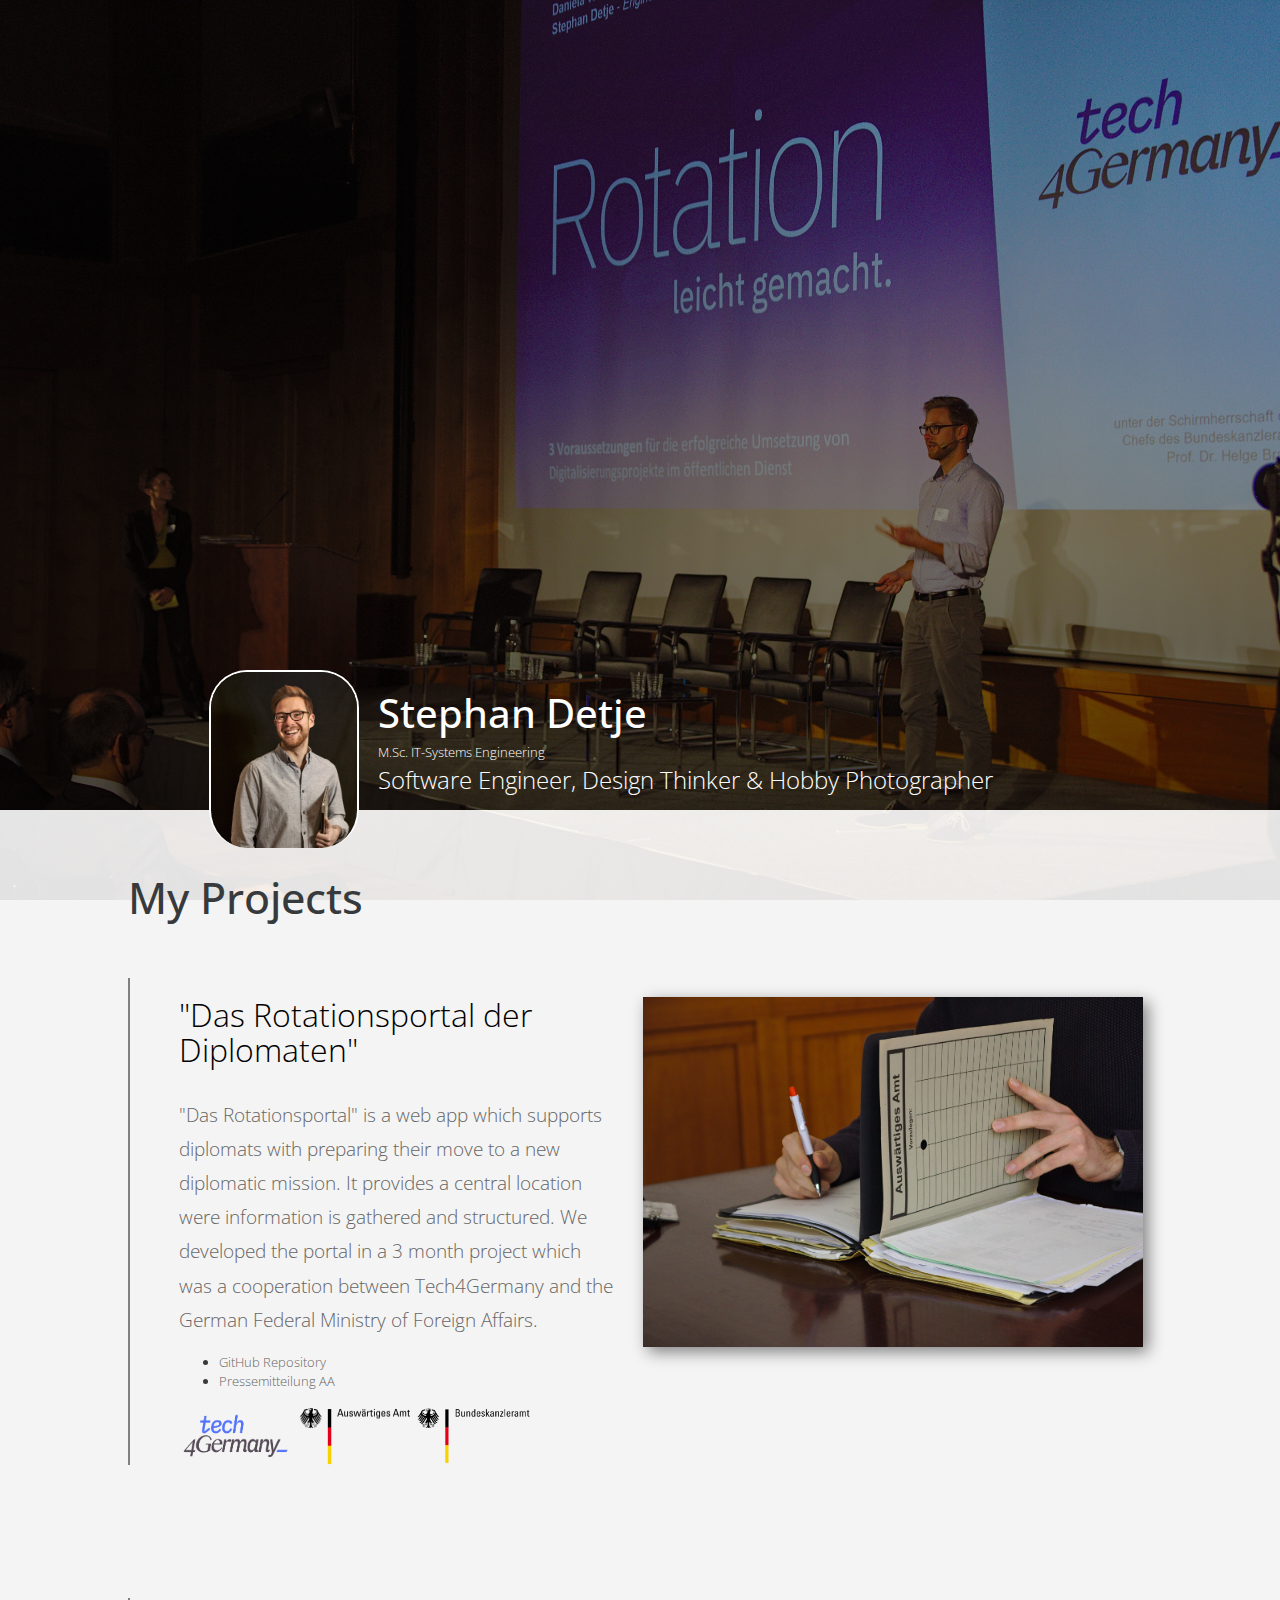
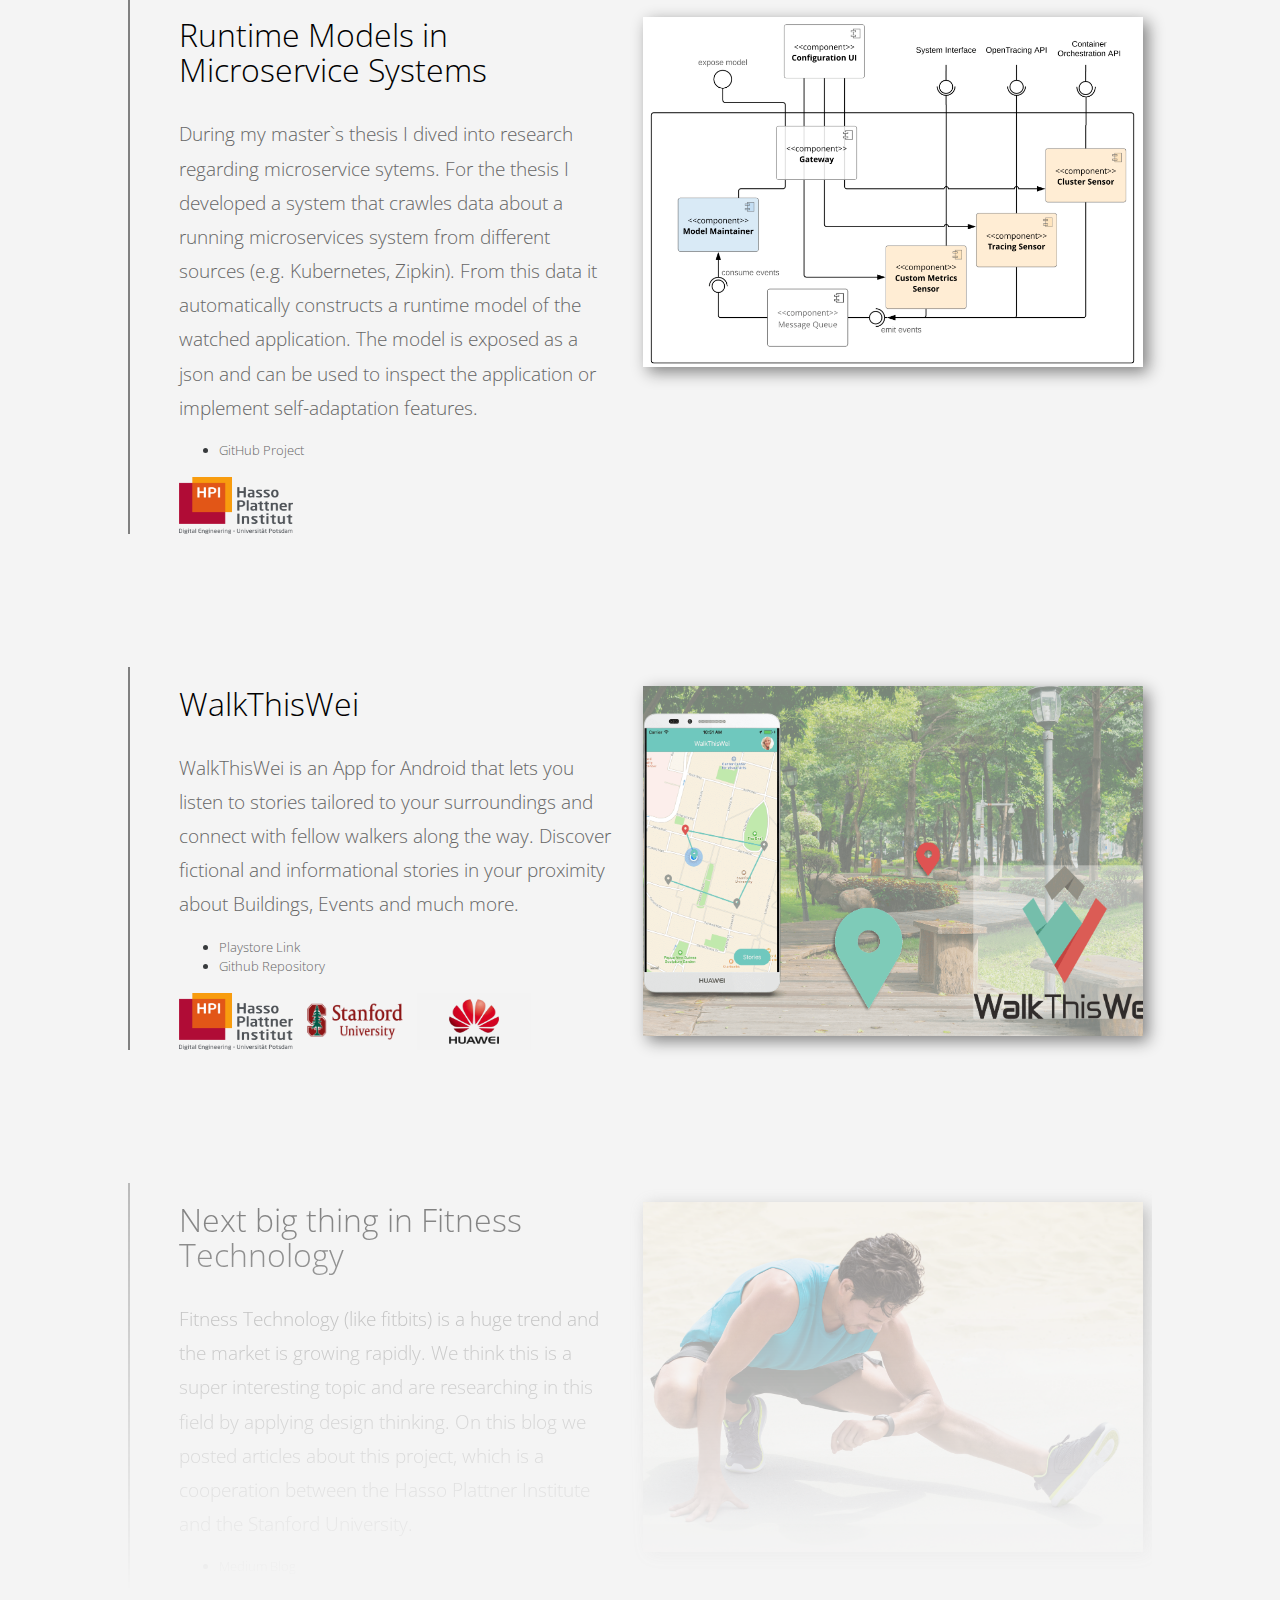
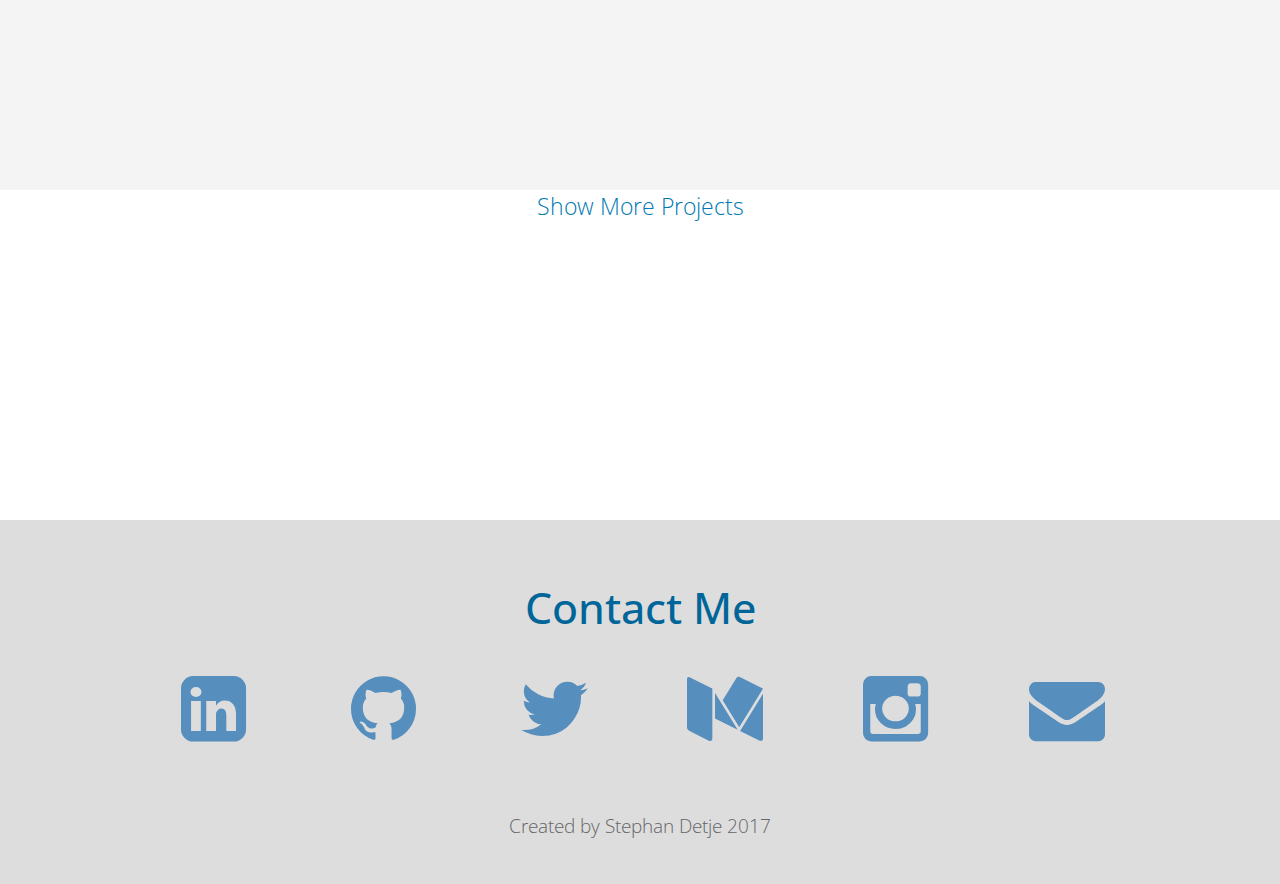
<file: index.html>
<!DOCTYPE html>
<html lang="en">
<head>
    <meta charset="utf-8">
    <meta http-equiv="X-UA-Compatible" content="IE=edge">
    <meta name="viewport" content="width=device-width, initial-scale=1">
    <meta name="description" content="This is the webpage of software engineer & design thinker Stephan Detje. Explore projects, check out the latest blog articles and get in touch.">
    <meta name="keywords" content="software engineer,design thinking,projects,blog">
    <meta name="author" content="Stephan Detje">

    <title>Stephan Detje - Software Projects and Blog</title>

    <link rel="shortcut icon" href="img/favicon.ico">
<!--
Lumino Theme
http://www.templatemo.com/tm-483-lumino
-->
    <!-- load stylesheets -->
    <link rel="stylesheet" href="https://fonts.googleapis.com/css?family=Open+Sans:100,300,400">   <!-- Google web font "Open Sans" -->
    <link rel="stylesheet" href="font-awesome-4.5.0/css/font-awesome.min.css">                <!-- Font Awesome -->
    <link rel="stylesheet" href="css/bootstrap.min.css">                                      <!-- Bootstrap style -->
    <link rel="stylesheet" href="css/magnific-popup.css">                                     <!-- Magnific pop up style -->
    <link rel="stylesheet" href="css/templatemo-style.css">                                   <!-- Templatemo style -->
    <link rel="stylesheet" href="css/application.css">

    <!-- HTML5 shim and Respond.js for IE8 support of HTML5 elements and media queries -->
    <!-- WARNING: Respond.js doesn't work if you view the page via file:// -->
    <!--[if lt IE 9]>
        <script src="https://oss.maxcdn.com/html5shiv/3.7.2/html5shiv.min.js"></script>
        <script src="https://oss.maxcdn.com/respond/1.4.2/respond.min.js"></script>
    <![endif]-->
</head>

<body id="top" class="home">
       
    <div class="container-fluid">
        <div class="row">
              
            <div class="tm-navbar-container">
                
                <!-- navbar   -->
                <nav class="navbar navbar-full navbar-fixed-top">

                    <button class="navbar-toggler hidden-md-up" type="button" data-toggle="collapse" data-target="#tmNavbar">
                        &#9776;
                    </button>
                        
                    <div class="collapse navbar-toggleable-sm" id="tmNavbar">                            

                        <ul class="nav navbar-nav">
                            <li class="nav-item">
                                <a class="nav-link" href="#top">Intro</a>
                            </li>
                            <li class="nav-item">
                                <a class="nav-link" href="#tm-section-2">Projects</a>
                            </li>
                            <!-- GALLERY NOT IN USE
                            <li class="nav-item">
                                <a class="nav-link" href="#tm-section-3">Gallery</a>
                            </li>
                            -->
                            <li class="nav-item">
                                <a class="nav-link" href="#tm-section-4">Contact</a>
                            </li>
                        </ul>

                    </div>
                  
                </nav>

              </div>  

           </div>

           <div class="row">
                <div class="tm-intro">
                    <section id="tm-section-1">
                        <div class="introbox tm-container text-xs-center tm-section-1-inner">
                            <img src="img/portrait_cropped-min.jpg" alt="Logo" class="portrait">
                            <div class="introtext">
                                <h1 class="sitename">Stephan Detje</h1>
                                <p class="intro-text-title">M.Sc. IT-Systems Engineering</p>
                                <p class="tm-intro-text">Software Engineer, Design Thinker & Hobby Photographer</p>
                            </div>
                        </div>
                   </section>

                </div>
            </div>

            <div class="row gray-bg">
                
                <section id="tm-section-2" class="tm-section transparent-bg">
                    <div id="projects-container" class="tm-container tm-container-wide">

                        <h2 class="section-title tm-title ">My Projects</h2>



                        <!-- ------------ Tech4Germany ------------- -->

                        <div class="tm-news-item">
                            <div class="col-xs-12 col-sm-12 col-md-12 col-lg-6 col-xl-6 flex-order-2 tm-news-item-img-container">
                                <img src="img/diplomat-min.jpg" alt="Image" class="img-fluid tm-news-item-img">
                            </div>

                            <div class="col-xs-12 col-sm-12 col-md-12 col-lg-6 col-xl-6 tm-news-container flex-order-1">
                                <h2 class="tm-news-title project-headline">"Das Rotationsportal der Diplomaten"</h2>
                                <p class="tm-news-text">
                                    "Das Rotationsportal" is a web app which supports diplomats with preparing their
                                    move to a new diplomatic mission. It provides a central location were information is
                                    gathered and structured. We developed the portal in a 3 month project which was a
                                    cooperation between <a href="https://www.tech4germany.org/" target="_blank">Tech4Germany</a> and the German Federal Ministry of Foreign Affairs.
                                </p>
                            <!--</div>-->
                            <!--<div class="col-xs-12 col-sm-12 col-md-6 col-lg-2 col-xl-2 flex-order-1">-->

                                <ul class="project-links">
                                    <!--<li>-->
                                        <!--<a href="https://aa.tech4germany.org"-->
                                           <!--class="tm-news-link"-->
                                           <!--target="_blank">-->
                                            <!--Project Website-->
                                        <!--</a>-->
                                    <!--</li>-->
                                    <li>
                                        <a href="https://github.com/tech4germany/rotationsplaner"
                                           class="tm-news-link"
                                           target="_blank">
                                            GitHub Repository
                                        </a>
                                    </li>
                                    <li>
                                        <a href="https://www.auswaertiges-amt.de/de/aamt/kooperation-tech4germany/2240876"
                                           class="tm-news-link"
                                           target="_blank">
                                            Pressemitteilung AA
                                        </a>
                                    </li>
                                </ul>

                                <div class="project-logos">
                                    <img src="img/t4g-logo.png">
                                    <img src="img/aa-logo-transparent.png">
                                    <img src="img/bkamt_logo.png">
                                </div>
                            </div>
                        </div>


                        <!-- ------------ Master Thesis ------------- -->

                        <div class="tm-news-item">
                            <div class="col-xs-12 col-sm-12 col-md-12 col-lg-6 col-xl-6 flex-order-2 tm-news-item-img-container">
                                <img src="img/microservice-architecture-board.png" alt="Image" class="img-fluid tm-news-item-img">
                            </div>

                            <div class="col-xs-12 col-sm-12 col-md-12 col-lg-6 col-xl-6 tm-news-container flex-order-1">
                                <h2 class="tm-news-title project-headline">Runtime Models in Microservice Systems</h2>
                                <p class="tm-news-text">
                                    During my master`s thesis I dived into research regarding microservice sytems. For
                                    the thesis I developed a system that crawles data about a running microservices
                                    system from different sources (e.g. Kubernetes, Zipkin). From this data it
                                    automatically constructs a runtime model of the watched application. The model is
                                    exposed as a json and can be used to inspect the application or implement
                                    self-adaptation features.
                                </p>

                                <ul class="project-links">
                                    <li>
                                        <a href="https://github.com/stephde/microservice-arch"
                                           class="tm-news-link"
                                           target="_blank">
                                            GitHub Project
                                        </a>
                                    </li>
                                </ul>

                                <div class="project-logos">
                                    <img src="img/hpi_logo.png">
                                </div>
                            </div>
                        </div>


                        <!-- ------------ WALKTHISWEI ------------- -->

                        <div class="tm-news-item">

                            <div class="col-xs-12 col-sm-12 col-md-12 col-lg-6 col-xl-6 flex-order-2 tm-news-item-img-container">
                                <img src="img/walkthiswei.png" alt="Image" class="img-fluid tm-news-item-img">
                            </div>

                            <div class="col-xs-12 col-sm-12 col-md-12 col-lg-6 col-xl-6 tm-news-container flex-order-1">
                                <h2 class="tm-news-title project-headline">WalkThisWei</h2>
                                <p class="tm-news-text">
                                    WalkThisWei is an App for Android that lets you listen to stories tailored to your
                                    surroundings and connect with fellow walkers along the way. Discover fictional and
                                    informational stories in your proximity about Buildings, Events and much more.
                                </p>
                                <ul class="project-links">
                                    <li>
                                        <a href="https://play.google.com/store/apps/details?id=com.walkthisweiapp"
                                           class="tm-news-link"
                                           target="_blank">
                                            Playstore Link
                                        </a>
                                    </li>
                                    <li>
                                        <a href="https://github.com/stephde/WalkThisWeiApp"
                                           class="tm-news-link"
                                           target="_blank">
                                            Github Repository
                                        </a>
                                    </li>
                                </ul>

                                <div class="project-logos">
                                    <img src="img/hpi_logo.png">
                                    <img src="img/stanford.png">
                                    <img src="img/Huawei-Logo.png">
                                </div>
                            </div>
                        </div>


                        <!-- -------------- NEXT BIG THING IN FITNESS TECH ----------- -->

                        <div class="tm-news-item partially-visible">
                            
                            <div class="col-xs-12 col-sm-12 col-md-12 col-lg-6 col-xl-6 flex-order-2 tm-news-item-img-container">
                                <img src="img/fit-guy.jpg" alt="Image" class="img-fluid tm-news-item-img">
                            </div>
                            
                            <div class="col-xs-12 col-sm-12 col-md-12 col-lg-6 col-xl-6 tm-news-container">
                                <h2 class="tm-news-title project-headline">Next big thing in Fitness Technology</h2>
                                <p class="tm-news-text">
                                    Fitness Technology (like fitbits) is a huge trend and the market is growing rapidly.
                                    We think this is a super interesting topic and are researching in this field by
                                    applying design thinking. On this blog we posted articles about this project,
                                    which is a cooperation between the Hasso Plattner Institute and the Stanford University.
                                </p>

                                <ul class="project-links">
                                    <li>
                                        <a href="https://medium.com/design-tinkers-coming-up-with-the-next-big-thing"
                                           class="tm-news-link"
                                           target="_blank">
                                            Medium Blog
                                        </a>
                                    </li>
                                </ul>
                            </div>
                        </div>

                        <!-- ------------ NOISE TO OPPORTUNITY ------------- -->

                        <div class="tm-news-item hidden-project">

                            <div class="col-xs-12 col-sm-12 col-md-12 col-lg-6 col-xl-6 flex-order-2 tm-news-item-img-container">
                                <img src="img/n2o-min.png" alt="Image" class="img-fluid tm-news-item-img">
                            </div>

                            <div class="col-xs-12 col-sm-12 col-md-12 col-lg-6 col-xl-6 tm-news-container">
                                <h2 class="tm-news-title project-headline">Noise To Opportunity</h2>
                                <p class="tm-news-text">
                                    Noise To Opportunity (N2O) is a platform directed at professionals who want to
                                    react fast on customer needs. These needs are often expressed online. Therefore the
                                    power of various social networks is used to enhance customer understanding.
                                    N20 is running as a closed beta, find out more <a href="https://n2o.nexenio.com/" target="_blank">here</a>.
                                </p>

                                <ul class="project-links">
                                    <li>
                                        <a href="http://deutsches-business.tv/studenten-verschaffen-mit-neuer-unternehmenssoftware-wettbewerbsvorteile/"
                                           class="tm-news-link"
                                           target="_blank">
                                            DeutschesBusiness.tv Article
                                        </a>
                                    </li>
                                    <li>
                                        <a href="http://www.youtube.com/embed/7wJkvl1mJik?html5=1"
                                           class="tm-news-link"
                                           target="_blank">
                                            Project Video
                                        </a>
                                    </li>
                                </ul>

                                <div class="project-logos">
                                    <img src="img/hpi_logo.png">
                                    <img src="img/sap.png">
                                </div>
                            </div>
                        </div>

                        <!-- ------------ STAYSTRAP ------------- -->

                        <div class="tm-news-item hidden-project">

                            <div class="col-xs-12 col-sm-12 col-md-12 col-lg-6 col-xl-6 flex-order-2 tm-news-item-img-container">
                                <img src="img/staystrap-compressed.jpg" alt="Image" class="img-fluid tm-news-item-img">
                            </div>

                            <div class="col-xs-12 col-sm-12 col-md-12 col-lg-6 col-xl-6 tm-news-container">
                                <h2 class="tm-news-title project-headline">Staystrap</h2>
                                <p class="tm-news-text">
                                    StayStrap is a platform for people who are going abroad. There you can find useful
                                    information like living cost or distance to important landmarks for specific places.
                                    Right now we only feature a handful of cities, but we are working on extending our
                                    catalogue.
                                </p>

                                <ul class="project-links">
                                    <li>
                                        <a href="http://staystrap.github.io/"
                                           class="tm-news-link"
                                           target="_blank">
                                            Staystrap Website
                                        </a>
                                    </li>
                                    <li>
                                        <a href="https://github.com/staystrap"
                                           class="tm-news-link"
                                           target="_blank">
                                            GitHub Repository
                                        </a>
                                    </li>
                                </ul>
                            </div>
                        </div>

                        <!-- ------------ MATCH - UP ------------- --

                        <div class="tm-news-item hidden-project">

                            <div class="col-xs-12 col-sm-12 col-md-12 col-lg-6 col-xl-6 flex-order-2 tm-news-item-img-container">
                                <img src="img/matchupsnip-compressed.jpg" alt="Image" class="img-fluid tm-news-item-img">
                            </div>

                            <div class="col-xs-12 col-sm-12 col-md-12 col-lg-6 col-xl-6 tm-news-container flex-order-1">
                                <h2 class="tm-news-title project-headline">MatchUp</h2>
                                <p class="tm-news-text">
                                    MatchUP is a mobile web app concept which we developed during the SAP Innojam coding challenge.
                                    It seeks to help you with finding new people who you can do your favorite sports with.
                                    So far we only implemented a rudimental protoype, but there will be more coming more soon.
                                </p>
                                <a href="https://stephde.github.io/MatchUP" class="btn tm-light-blue-bordered-btn tm-news-link" target="_blank">Details</a>
                            </div>
                        </div>

                        <!-- ------------ BLOGINTELLIGENCE ------------- -->

                        <div class="tm-news-item hidden-project">

                            <div class="col-xs-12 col-sm-12 col-md-12 col-lg-6 col-xl-6 flex-order-2 tm-news-item-img-container flex-order-2">
                                <img src="img/blogintelligence-compressed.jpg" alt="Image" class="img-fluid tm-news-item-img">
                            </div>

                            <div class="col-xs-12 col-sm-12 col-md-12 col-lg-6 col-xl-6 tm-news-container">
                                <h2 class="tm-news-title project-headline">BlogIntelligence</h2>
                                <p class="tm-news-text">
                                    BlogIntelligence is research project targeted towards clustering and extracting data
                                    from blogs and social media. I participated as a working student in the project.
                                    During the research a platform was created which enables you to understand connections
                                    between different blogs and discover blog entries for specific topics. It can also
                                    visualize various different aspects of the social media world.
                                </p>

                                <ul class="project-links">
                                    <li>
                                        <a href="https://hpi.de/meinel/knowledge-tech/social-media/blog-intelligence.html"
                                           class="tm-news-link"
                                           target="_blank">
                                            Reasearch Website
                                        </a>
                                    </li>
                                </ul>
                            </div>
                        </div>
                    </div>                    
               </section>

           </div> <!-- row -->

            <div class="row transparent-bg">
                <div class="tm-container text-xs-center between-section-element">
                    <span id="show-more-projects" class="section-button tm-title">Show More Projects</span>
                </div>
            </div>

            <!-- --------------- Blog ---------------- -->
            <div class="row">

                <section id="tm-section-3" class="tm-section transparent-bg-alt">
                    <div class="tm-container text-xs-center">
                        <h2 class="section-title tm-title ">My Blogposts</h2>

                        <div id="retainable-rss-embed"
                             data-rss="https://medium.com/feed/@stephan.detje"
                             data-maxcols="3"
                             data-layout="grid"
                             data-poststyle="external"
                             data-readmore="Read the entire article"
                             data-buttonclass="btn section-button"
                             data-offset="-100"></div>

                    </div>
                </section>
            </div>




            <!-- --------------- GALLERY ---------------- --
            <div class="row">

                <section id="tm-section-3" class="tm-section tm-intro">
                    <div class="tm-container text-xs-center">

                        <h2 class="blue-text tm-title">Gallery</h2>
                        <p class="margin-b-5"></p>

                        <div class="tm-img-grid">
                            <div class="tm-gallery-img-container">
                                <a href="https://drive.google.com/open?id=1QPsiqkciJAJnh7HQsG0gY1OwgeL_F_j6" class="tm-gallery-img-link">
                                    <img src="https://drive.google.com/open?id=1QPsiqkciJAJnh7HQsG0gY1OwgeL_F_j6" alt="Image" class="img-fluid tm-gallery-img">
                                </a>
                            </div>
                            <div class="tm-gallery-img-container">
                                <a href="img/fit-guy.jpg" class="tm-gallery-img-link">
                                    <img src="img/fit-guy.jpg" alt="Image" class="img-fluid tm-gallery-img">
                                </a>
                            </div>
                            <div class="tm-gallery-img-container">
                                <a href="img/matchup.png" class="tm-gallery-img-link">
                                    <img src="img/matchup.png" alt="Image" class="img-fluid tm-gallery-img">
                                </a>
                            </div>
                            <div class="tm-gallery-img-container">
                                <a href="img/me_in_hawaii.JPG" class="tm-gallery-img-link">
                                    <img src="img/me_in_hawaii.JPG" alt="Image" class="img-fluid tm-gallery-img">
                                </a>
                            </div>
                            <div class="tm-gallery-img-container">
                                <a href="img/walkthiswei.png" class="tm-gallery-img-link">
                                    <img src="img/walkthiswei.png" alt="Image" class="img-fluid tm-gallery-img">
                                </a>
                            </div>
                            <div class="tm-gallery-img-container">
                                <a href="img/tm-450x300-08.jpg" class="tm-gallery-img-link">
                                    <img src="img/tm-450x300-08.jpg" alt="Image" class="img-fluid tm-gallery-img">
                                </a>
                            </div>
                            <div class="tm-gallery-img-container">
                                <a href="img/tm-450x300-10.jpg" class="tm-gallery-img-link">
                                    <img src="img/tm-450x300-10.jpg" alt="Image" class="img-fluid tm-gallery-img">
                                </a>
                            </div>
                            <div class="tm-gallery-img-container">
                                <a href="img/tm-450x300-04.jpg" class="tm-gallery-img-link">
                                    <img src="img/tm-450x300-04.jpg" alt="Image" class="img-fluid tm-gallery-img">
                                </a>
                            </div>
                            <div class="tm-gallery-img-container">
                                <a href="img/tm-450x300-05.jpg" class="tm-gallery-img-link">
                                    <img src="img/tm-450x300-05.jpg" alt="Image" class="img-fluid tm-gallery-img">
                                </a>
                            </div>
                            <div class="tm-gallery-img-container">
                                <a href="img/tm-450x300-11.jpg" class="tm-gallery-img-link">
                                    <img src="img/tm-450x300-11.jpg" alt="Image" class="img-fluid tm-gallery-img">
                                </a>
                            </div>
                            <div class="tm-gallery-img-container">22
                                <a href="img/tm-450x300-06.jpg" class="tm-gallery-img-link">
                                    <img src="img/tm-450x300-06.jpg" alt="Image" class="img-fluid tm-gallery-img">
                                </a>
                            </div>
                            <div class="tm-gallery-img-container">
                                <a href="img/tm-450x300-12.jpg" class="tm-gallery-img-link">
                                    <img src="img/tm-450x300-12.jpg" alt="Image" class="img-fluid tm-gallery-img">
                                </a>
                            </div>
                        </div>
                    </div>
                </section>

            </div> <!-- row -->

            <div class="row footer-bg">

                <section id="tm-section-4" class="tm-section">
                    <div class="tm-container text-xs-center">

                        <h2 class="blue-text tm-title">Contact Me</h2>
                      
                        <div class="profiles">

                            <div class="col-xs-2">
                                <a tooltip="LinkedIn" href="https://www.linkedin.com/in/stephan-detje-22918ab2" target="_blank">
                                    <i class="fa fa-linkedin-square"></i>
                                </a>
                            </div>
                            <div class="col-xs-2">
                                <a tooltip="GitHub" href="https://github.com/stephde" target="_blank">
                                    <i class="fa fa-github"></i>
                                </a>
                            </div>
                            <div class="col-xs-2">
                                <a tooltip="Twitter" href="https://www.twitter.com/stephde_" target="_blank">
                                    <i class="fa fa-twitter"></i>
                                </a>
                            </div>
                            <div class="col-xs-2">
                                <a tooltip="Medium" href="https://medium.com/@stephan.detje" target="_blank">
                                    <i class="fa fa-medium"></i>
                                </a>
                            </div>
                            <div class="col-xs-2 longTextTooltip">
                                <a tooltip="Instagram" href="https://www.instagram.com/iamdephan/" target="_blank">
                                    <i class="fa fa-instagram"></i>
                                </a>
                            </div>
                            <div class="col-xs-2">
                                <a tooltip="E-Mail" href="mailto:stephan.de@outlook.de">
                                    <i class="fa fa-envelope"></i>
                                </a>
                            </div>

                        </div>

                    </div>                    
                </section>

                <!-- footer -->
                <footer class="tm-footer">                
                    <div class="col-xs-12 col-sm-12 col-md-12 col-lg-12 col-xl-12">
                        <p class="text-xs-center tm-footer-text">Created by Stephan Detje 2017</p>
                    </div>                
                </footer>  

            </div> <!-- row -->
           
        </div> <!-- container-fluid -->
        
        <!-- load JS files -->
        
        <script src="js/jquery-1.11.3.min.js"></script>             <!-- jQuery (https://jquery.com/download/) -->
        <script src="https://www.atlasestateagents.co.uk/javascript/tether.min.js"></script> <!-- Tether for Bootstrap, http://stackoverflow.com/questions/34567939/how-to-fix-the-error-error-bootstrap-tooltips-require-tether-http-github-h --> 
        <script src="js/bootstrap.min.js"></script>                 <!-- Bootstrap (http://v4-alpha.getbootstrap.com/) -->
        <script src="js/jquery.singlePageNav.min.js"></script>      <!-- Single Page Nav (https://github.com/ChrisWojcik/single-page-nav) -->
        <script src="js/jquery.magnific-popup.min.js"></script>     <!-- Magnific pop-up (http://dimsemenov.com/plugins/magnific-popup/) -->
        <script src="https://www.retainable.io/assets/retainable/rss-embed/retainable-rss-embed.js"></script> <!-- Medium Plugin -->
        
        <!-- Templatemo scripts -->
        <script>
       
            $(document).ready(function(){

                var mobileTopOffset = 54;
                var desktopTopOffset = 80;
                var topOffset = desktopTopOffset;

                if($(window).width() <= 767) {
                    topOffset = mobileTopOffset;
                }
                
                /* Single page nav
                -----------------------------------------*/
                $('#tmNavbar').singlePageNav({
                   'currentClass' : "active",
                    offset : topOffset,
                    'filter': ':not(.external)'
                }); 

                /* Handle nav offset upon window resize
                -----------------------------------------*/
                $(window).resize(function(){
                    if($(window).width() <= 767) {
                        topOffset = mobileTopOffset;
                    } 
                    else {
                        topOffset = desktopTopOffset;
                    }

                    $('#tmNavbar').singlePageNav({
                        'currentClass' : "active",
                        offset : topOffset,
                        'filter': ':not(.external)'
                    });
                });
                

                /* Collapse menu after click 
                -----------------------------------------*/
                $('#tmNavbar a').click(function(){
                    $('#tmNavbar').collapse('hide');
                });

                /* Turn navbar background to solid color starting at section 2
                ---------------------------------------------------------------*/
                var target = $("#tm-section-2").offset().top - topOffset;

                if($(window).scrollTop() >= target) {
                    $(".tm-navbar-container").addClass("bg-inverse");
                }
                else {
                    $(".tm-navbar-container").removeClass("bg-inverse");
                }

                $(window).scroll(function(){
                   
                    if($(this).scrollTop() >= target) {
                        $(".tm-navbar-container").addClass("bg-inverse");
                    }
                    else {
                        $(".tm-navbar-container").removeClass("bg-inverse");
                    }
                });


                /* Smooth Scrolling
                 * https://css-tricks.com/snippets/jquery/smooth-scrolling/
                --------------------------------------------------------------*/
                $('a[href*="#"]:not([href="#"])').click(function() {
                    if (location.pathname.replace(/^\//,'') == this.pathname.replace(/^\//,'') 
                        && location.hostname == this.hostname) {
                        
                        var target = $(this.hash);
                        target = target.length ? target : $('[name=' + this.hash.slice(1) +']');
                        
                        if (target.length) {
                            
                            $('html, body').animate({
                                scrollTop: target.offset().top - topOffset
                            }, 1000);
                            return false;
                        }
                    }
                }); 

              
                /* Magnific pop up
                ------------------------- */
                $('.tm-img-grid').magnificPopup({
                    delegate: 'a', // child items selector, by clicking on it popup will open
                    type: 'image',
                    gallery: {enabled:true}            
                });


                /* Toggle more projects
                ------------------------- */
                var projectsAreCollapsed = true;
                $('#show-more-projects').click(function() {
                    $('#projects-container > div.tm-news-item:nth-child(5)').toggleClass('partially-visible');

                    // toggle hide or show on projects, starting by the 4th children (off by 1 due to headline)
                    $('#projects-container > div.tm-news-item:nth-child(1n+6)').toggleClass('hidden-project');

                    // adjust text on show more button
                    $('#show-more-projects').text(projectsAreCollapsed
                        ? 'Show Less Projects'
                        : 'Show More Projects');

                    projectsAreCollapsed = !projectsAreCollapsed;
                });


                /* Fix links on blog posts
                ------------------------- */

                // this is hacky, never try this at home!
                setTimeout(addOnClickToPosts, 5000);
                function addOnClickToPosts() {
                    console.log("addOnClickToPosts called");
                    $.each($('#rtb div.row > div'), function(index, post) {
                        var url = $(post).find('a').first().attr('href');
                        $(post).click(function() {
                            window.open(url, '_blank');
                        });
                    });
                }

            });

        </script>             

</body>
</html>
</file>
<file: css/templatemo-style.css>
/* 

Lumino Theme

http://www.templatemo.com/tm-483-lumino

*/
body {
	font-family: 'Open Sans', Helvetica, Arial, sans-serif;
	font-size: 19px;
	font-weight: 100;
}

a, button { transition: all 0.3s ease; }
a {	color: #666; }
a:hover,
a:focus {
	color: #4EA7FF;
	text-decoration: none;
	outline: none;
}

p { color: #666; }
h3 { margin-bottom: 2.5rem; }

.table-striped tbody tr:nth-of-type(odd) {
    background-color: #f2f2f2;
}

.tm-container { 
	max-width: 1200px;
	margin: 0 auto; 
}

.tm-container-wide { max-width: 1230px; }

.tm-navbar-container {
	background-color: rgba(0,0,0,0.33);
	height: 80px;
    position: fixed;
    top: 0;
    width: 100%;
    z-index: 1000;
    transition: all 0.3s ease;
}

.tm-navbar-container.bg-inverse { background-color: #373a3c; }

.tm-navbar-container-dark {
	background-color: #373a3c;
	box-shadow: none;
}

.navbar-nav .nav-link {	padding: 14px 40px; }

.navbar-nav .nav-link,
.navbar-nav .nav-link:focus {
	color: white;
}

.navbar-nav .nav-link.active,
.navbar-nav .nav-link:hover {
	color: #4EA7FF;
}

.navbar-toggler { 
	border: 1px solid white;
	border-radius: 0;
	color: white;	
}

button:focus { outline: none; }

.tm-intro {
	background: url(../img/home-bg.jpg) no-repeat;
	background-attachment: fixed;
	background-position: left top;
	background-size: 100% 750px;
	color: white;
	display: -webkit-flex;
	display: -ms-flexbox;
	display: flex;
	-webkit-flex-direction: column;
	    -ms-flex-direction: column;
	        flex-direction: column;
	-webkit-align-items: center;
	    -ms-flex-align: center;
	        align-items: center;
	-webkit-justify-content: center;
	    -ms-flex-pack: center;
	        justify-content: center;
	height: 750px;	
}

@media (max-width: 1800px) {
	.tm-intro {	background-size: 1800px 750px; }
}

@media all and (-ms-high-contrast: none), (-ms-high-contrast: active) {
	/* IE10+ CSS styles go here */
	.tm-intro {	background-attachment: scroll; }
}

.tm-logo { margin-bottom: 30px; }
.tm-site-name { margin-bottom: 40px; }
.tm-intro-text { margin-bottom: 45px; }

#tm-section-1,
.tm-section-1-inner,
.tm-site-name,
.tm-intro-text {
	-ms-flex: 0 1 auto;
		-webkit-flex: 0 1 auto;
	        flex: 0 1 auto;
}

.tm-section-1-inner { padding-top: 12%; }

#tm-section-1 { padding-bottom: 0; }

.tm-intro-link {	
	border: 2px solid white;
	border-radius: 50px;
	color: white;
	display: inline-block;
    padding: 15px 60px;    
}

.tm-intro-link:hover,
.tm-intro-link:focus {
	color: black;
	background-color: white;
}

.navbar-nav .nav-link,
.tm-intro-text,
.tm-intro-link {
	color: white;
	font-size: 24px;
}

.gray-bg { background-color: #F4F4F4; }
.footer-bg { background-color: #DDD; }
.dark-gray-text { color: #666666; }
.blue-text { color: #006699; }
.light-blue-text { color: #4EA7FF; }

.btn {
  border-radius: 50px;
  font-size: 1em;
  padding: 0.5em 2.5em;
  margin: 0.25em;
}

.btn-lg { 
	font-size: 1.75rem; 
	font-weight: 300;
	padding: 10px 60px;
}

.tm-gray-btn {  
  background-color: #666666;
  border: 2px solid #666666;
  color: white;  
}

.tm-gray-btn:hover,
.tm-gray-btn:focus {	
	background: transparent;
	color: #666666;
}

.tm-gray-bordered-btn {
	background: transparent;
	border: 2px solid #666666;
	color: #666666;
}

.tm-gray-bordered-btn:hover,
.tm-gray-bordered-btn:focus {
	background: #666666;
	color: white;
}

.tm-light-blue-bordered-btn {	
	background: transparent;
    border: 2px solid #4EA7FF;    
    color: #4EA7FF;
}

.tm-light-blue-bordered-btn:hover,
.tm-light-blue-bordered-btn:focus {	
    background: #4EA7FF;
    color: white;
}

.tm-blue-btn {
	background: #006699;
	border: 2px solid #006699;
	color: white;
}

.tm-blue-btn:hover {
	background: transparent;
	color: #006699;
}

.tm-blue-bordered-btn {
	background: transparent;
	border: 2px solid #006699;
	color: #006699;
}

.tm-blue-bordered-btn:hover,
.tm-blue-bordered-btn:focus {
	background: #006699;
	color: white;
}

.tm-green-btn {
	background: #006666;
	border: 2px solid #006666;
	color: white;
}

.tm-green-btn:hover,
.tm-green-btn:focus {
	background: transparent;
	color: #006666;
}

.tm-green-bordered-btn {
	background: transparent;
	border: 2px solid #006666;
	color: #006666;
}

.tm-green-bordered-btn:hover,
.tm-green-bordered-btn:focus {
	background: #006666;
	color: white;
}

.tm-section {
	padding-top: 5%;
	padding-bottom: 5%;
	overflow: auto;
}

.tm-footer {
	padding-bottom: 20px;
	overflow: auto;
}

.tm-news-item {
	margin: 0 auto 5% auto;
	display: -webkit-flex;
	display: -ms-flexbox;
	display: flex;
	padding-left: 15px;
	padding-right: 15px;
}

.tm-news-item:last-child { margin-bottom: 0; }

.tm-news-item-img {	margin: 0 auto; }

.tm-news-item-img-container { padding: 0; }

.tm-news-container {
	background-color: white;
	display: -webkit-flex;
	display: -ms-flexbox;
	display: flex;
	-webkit-flex-direction: column;
	    -ms-flex-direction: column;
	        flex-direction: column;
	-webkit-justify-content: center;
	    -ms-flex-pack: center;
	        justify-content: center;
	padding-left: 3%;
	padding-right: 3%;	
}

.tm-news-title { 
	font-weight: 300;
	margin-bottom: 30px; 
}

.tm-news-text {	line-height: 1.8; }

.tm-news-link {	
    margin-right: 0;
    margin-left: auto;
    -ms-flex-item-align: end;
        -webkit-align-self: flex-end;
            align-self: flex-end;
}

.flex-order-1 { -webkit-order: 1; -ms-flex-order: 1; order: 1; }
.flex-order-2 { -webkit-order: 2; -ms-flex-order: 2; order: 2; }

.tm-title {
	font-size: 43px;
	margin-bottom: 40px;
}

.margin-b-5 { margin-bottom: 5px; }

.tm-img-grid { 
	margin-top: 60px;
	overflow: auto;	
}

.tm-gallery-img {
	width: 100%;
	height: auto;
}
.tm-gallery-img-container {	
	max-width: 300px;
	width: 25%;	
	float: left;
}

.form-control { 
	border-color: rgba(0,0,0,0);
	border-radius: 0;
    font-size: 1.2rem;
    padding: .75rem;
}
.form-group { margin-bottom: 1.8rem; }

.tm-form-group-left { padding-left: 0; }
.tm-form-group-right { padding-right: 0; }

.tm-subtitle { 
	font-size: 25px; 
	margin-bottom: 30px;
}

#tmNavbar { text-align: center; }

body.page-2 { padding-top: 80px; }

.page-2 .container-fluid { max-width: 1140px; }

.tm-banner-img {
  display: block;
  margin: 0 auto;
}

.tm-description {
  line-height: 1.8;
  margin: 0.5em 1.5em 1em;
}

.tm-page-2-title {
	font-size: 42px;
	margin-bottom: 30px;
}

.tm-page-2-subtitle { margin-bottom: 60px; }

.tm-page-2-p {
	font-size: 22px;
	line-height: 1.6;
}

.tm-flex-center {
	display: -webkit-flex;
	display: -ms-flexbox;
	display: flex;
	-webkit-justify-content: center;
	    -ms-flex-pack: center;
	        justify-content: center;
	-webkit-flex-wrap: wrap;
	    -ms-flex-wrap: wrap;
	        flex-wrap: wrap;
}

.tm-img-2-col {
	margin-bottom: 2em;
	margin-left: auto;
	margin-right: auto;
}

.tm-3-col-box {
	max-width: 500px;
	margin-left: auto;
	margin-right: auto;
}

.tm-description-box { padding: 6%; }
.tm-description-text { margin-bottom: 1.5em; }
.tm-footer-text { margin-bottom: 1.5rem; }

@media (min-width: 768px) {

	/*http://stackoverflow.com/questions/18777235/center-content-in-responsive-bootstrap-navbar*/

    .navbar .navbar-nav {
        display: inline-block;
        float: none;
        vertical-align: top;
    }

    .tm-contact-form { margin-right: 20px; }
}

@media (max-width: 1199px) {
	h2 { font-size: 1.8rem; }
	.tm-news-title { margin-bottom: 15px; }
	.tm-news-text { line-height: 1.6; }	
}

@media (max-width: 1100px) and (min-width: 992px) {
	h2 { font-size: 1.6rem; }
	.tm-news-title { margin-bottom: 12px; }
	.tm-news-text {	
		font-size: 0.9em; 
		margin-bottom: 0.5em;
	}
	.btn { 
		padding-top: 0.3em;
		padding-bottom: 0.3em; 
	}
}

@media (max-width: 991px) {
	.navbar-nav .nav-link {	font-size: 20px; }
	.navbar-nav .nav-item+.nav-item { margin-left: 0; }

	.tm-news-item {
		-webkit-flex-direction: column;
		    -ms-flex-direction: column;
		        flex-direction: column;		
	}

	.tm-news-container {
		padding: 1.5em;
		margin: 0 auto;
		max-width: 600px;
	}

	.flex-order-2 { -webkit-order: 1; -ms-flex-order: 1; order: 1; }
	.flex-order-1 { -webkit-order: 2; -ms-flex-order: 2; order: 2; }
}

@media (max-width: 940px) {
	.tm-img-grid { 
		margin-left: auto;
		margin-right: auto;
		max-width: 900px; 
	}
	
	.tm-gallery-img-container { width: 33.333%; }
}

@media (max-width: 767px) {
	.home .tm-section { 
		padding-top: 10%; 
		padding-bottom: 10%;
	}

	body.page-2 { padding-top: 54px; }

	.tm-page-2-subtitle { margin-bottom: 30px; }
	
	.navbar-nav .nav-item+.nav-item { margin-left: 0; }

	.navbar-nav .nav-item { float: none; }

	.navbar-toggler {
		display: block;
		margin-left: auto;
		margin-right: 0;
	}

	.tm-navbar-container { 
		background: none;
		box-shadow: none;
		height: 54px; 
	}
	.navbar { background-color: rgba(0,0,0,0.2); }
	.tm-navbar-container.bg-inverse .navbar { background-color: #373a3c; }
	.bg-inverse { background-color: #373a3c; }

	.tm-form-group-left { padding-right: 0; }
	.tm-form-group-right { padding-left: 0; }

	.margin-top-xs-50 { margin-top: 50px; }
	.margin-bottom-sm-8 { margin-bottom: 8%; }
	.margin-bottom-sm-3 { margin-bottom: 3%; }
}

@media (max-width: 640px) {
	.tm-gallery-img-container { width: 50%; }
	.tm-img-grid { max-width: 600px; }
	.page-2 .tm-section { 
		padding-top: 7%; 
		padding-bottom: 7%;
	}
}

@media (max-width: 600px) and (max-height: 600px) {
	.tm-intro {
		height: 100vh;
		min-height: 600px;
	}
}
</file>
<file: css/application.css>
/**
    overrides
**/
.tm-intro {
    background: linear-gradient( rgba(50, 50, 50, 0.05), rgba(0, 0, 0, 0.75) ), url(../img/stage-min.jpg) no-repeat;
    background-attachment: fixed;
    background-position: left top;
    background-size: cover;
    color: white;
    position: relative;
    height: 90vh;
    display: block;
}

.tm-intro-text {
    margin-bottom: 0.5em;
}

.tm-navbar-container {
    display: none;
}

.tm-container {
    max-width: 80vw;
}

.tm-news-container {
    background: transparent;
}

.tm-news-item-img-container img {
    max-width: 500px;
    height: 350px;
    object-fit: cover;
    box-shadow: grey 5px 5px 15px;
    /*position: absolute;*/
    /*bottom: 0;*/
}

.tm-news-item {
    border-left: 2px solid gray;
    padding-left: 1em;
    padding-top: 1em;
    margin-top: 3em;
    margin-bottom: 7em;
}
/**
    styles
**/

.sitename {
    text-align: left !important;
}

.introbox {
    position: absolute;
    bottom: 0;
    display: flex;
    margin-left: 10em;
    max-width: 1500px;
}

@media (min-width: 700px) and (max-width: 1000px) {
    .tm-intro {
        height: 70vh;
        background-size: 55em;
    }
}
@media (max-width: 1000px) {
    .introbox {
        margin-left: 0;
    }

    .portrait {
        height: 125px;
    }

    .tm-container {
        max-width: 95vw;
    }


    .tm-intro-text {
        font-size: medium;
    }
    .intro-text-title {
        font-size: xx-small;
    }

    .tm-news-item {
        padding-left: 0;
        border-left: 0;
        border-bottom: 2px solid gray;
    }

    .tm-news-item-img-container img {
        max-width: 90vw;
        height: auto;
    }
}

@media (max-width: 700px) {
    .tm-intro {
        height: 50vh;
        background-size: 40em;
        min-height: 250px;
    }

    .portrait {
        margin-top: 3.25em !important;
    }

    .sitename {
        margin-left: -3.2em;
        margin-bottom: 0.5em;
    }

    .intro-text-title {
        font-size: xx-small !important;
    }

    .tm-intro-text {
        max-width: 10em;
    }

    #tm-section-2 {
        padding-top: 4em;
    }

    .tm-news-item {
        font-size: smaller;
        margin-top: 1em;
        padding-right: 0;
    }
    
    .tm-news-item.partially-visible .tm-news-item-img-container {
        display: none;
    }

    .tm-title {
        margin-bottom: .5em;
    }

    #rtb .excerpt {
        padding: 1em;
    }

    div.project-logos > img {
        width: 3.75em;
        height: 2em;
    }

    .footer-bg .profiles {
        max-width: 250px;
    }
}

.portrait {
    max-width: 150px;
    border-radius: 2em;
    border: solid white 2px;
    border-bottom: 0;
    margin: 1em;
    margin-bottom: -2em;
}

.introtext {
    display: flex;
    flex-direction: column;
    font-weight: lighter;
    text-align: left;
}

.introtext > h1, .introtext > p {
    display: block;
}

.introtext > h1 {
    margin-top: auto;
}
.intro-text-title {
    color: white;
    text-align: left;
    margin-bottom: 0;
    font-size: small;
}

.transparent-bg {
    background: linear-gradient( rgba(250, 250, 250, 0.98), rgba(250, 250, 250, 0.9) ), url(../img/stage-min.jpg) no-repeat;
    background-attachment: fixed;
    background-position: left top;
    background-size: cover;
}

/* currently only for blog section */
.transparent-bg-alt {
    background: linear-gradient( rgba(80, 80, 80, 0.85), rgba(100, 100, 100, 0.7) ), url(../img/stage-min.jpg) no-repeat;
    background-attachment: fixed;
    background-position: left top;
    background-size: cover;
    color: white;
}

.transparent-bg-alt p {
    color: white;
    font-size: small;
    text-align: left;
}
.transparent-bg-alt h2 {
    margin-top: 1em;
    color: white;
    text-align: left;
}
.transparent-bg-alt div.author {
    display: none;
}
.transparent-bg-alt div.excerpt {
    max-height: 12em;
}
.transparent-bg-alt div.excerpt figure {
    display: none;
}

/* style blog article container */
#rtb > span > div > div {
    padding: 1em;
    transition: background-color 0.5s;
}
#rtb > span > div > div:hover {
    background: rgba(0, 0, 0, 0.25);
    transition: background-color 0.5s;
}

[tooltip]:before {
    position: absolute;
    bottom: -2rem;
    content: attr(tooltip);
    opacity: 0;
    color: #1b3246;
    transition: opacity 1s;
}
.longTextTooltip[tooltip]:before {
    margin-left: -0.3rem;
}
[tooltip]:hover:before {
    opacity: 1;
}
.profiles {
    display: flex;
    flex-wrap: wrap;
    margin: auto;
    padding: 0;
}
.profiles div {
    margin: auto auto 2rem auto;
}
@media (max-width: 900px) {
    .profiles div {
        margin: auto 8vw 2rem 8vw
    }
}
.profiles div a {
    display: inline-block;
}
.profiles div a i {
    transition: color 1.5s;
    color: #568ebd;
}
.profiles div a i:before {
    font-size: 400%;
}
.profiles div a i:hover {
    color: #1b3246;
}

.footer-bg .tm-section {
    padding-bottom: 2rem;
}

/* centered columns styles */
.row-centered {
    text-align:center;
}
.col-centered {
    display:inline-block;
    float:none;
    /* reset the text-align */
    text-align:left;
    /* inline-block space fix */
    margin-right:-4px;
}




/**** New Styles for Redesign ****/

.project-headline {
    color: black;
}

.project-links {
    font-size: small;
}

.project-logos img {
    width: 6em;
    height: 3em;
}

.hidden-project {
    display: none;
}

.section-button {
    font-size: larger;
    cursor: pointer;
    color: #007ab4;
    transition: color 0.5s;
}
.section-button:hover {
    transition: color 0.5s;
    color: #005b91;
}

.between-section-element {
    padding-bottom: 2em;
}

.partially-visible {
    -webkit-mask-image: -webkit-gradient(linear, left top, left bottom, from(rgba(0,0,0,0.5)), to(rgba(0,0,0,0)));
}
</file>
